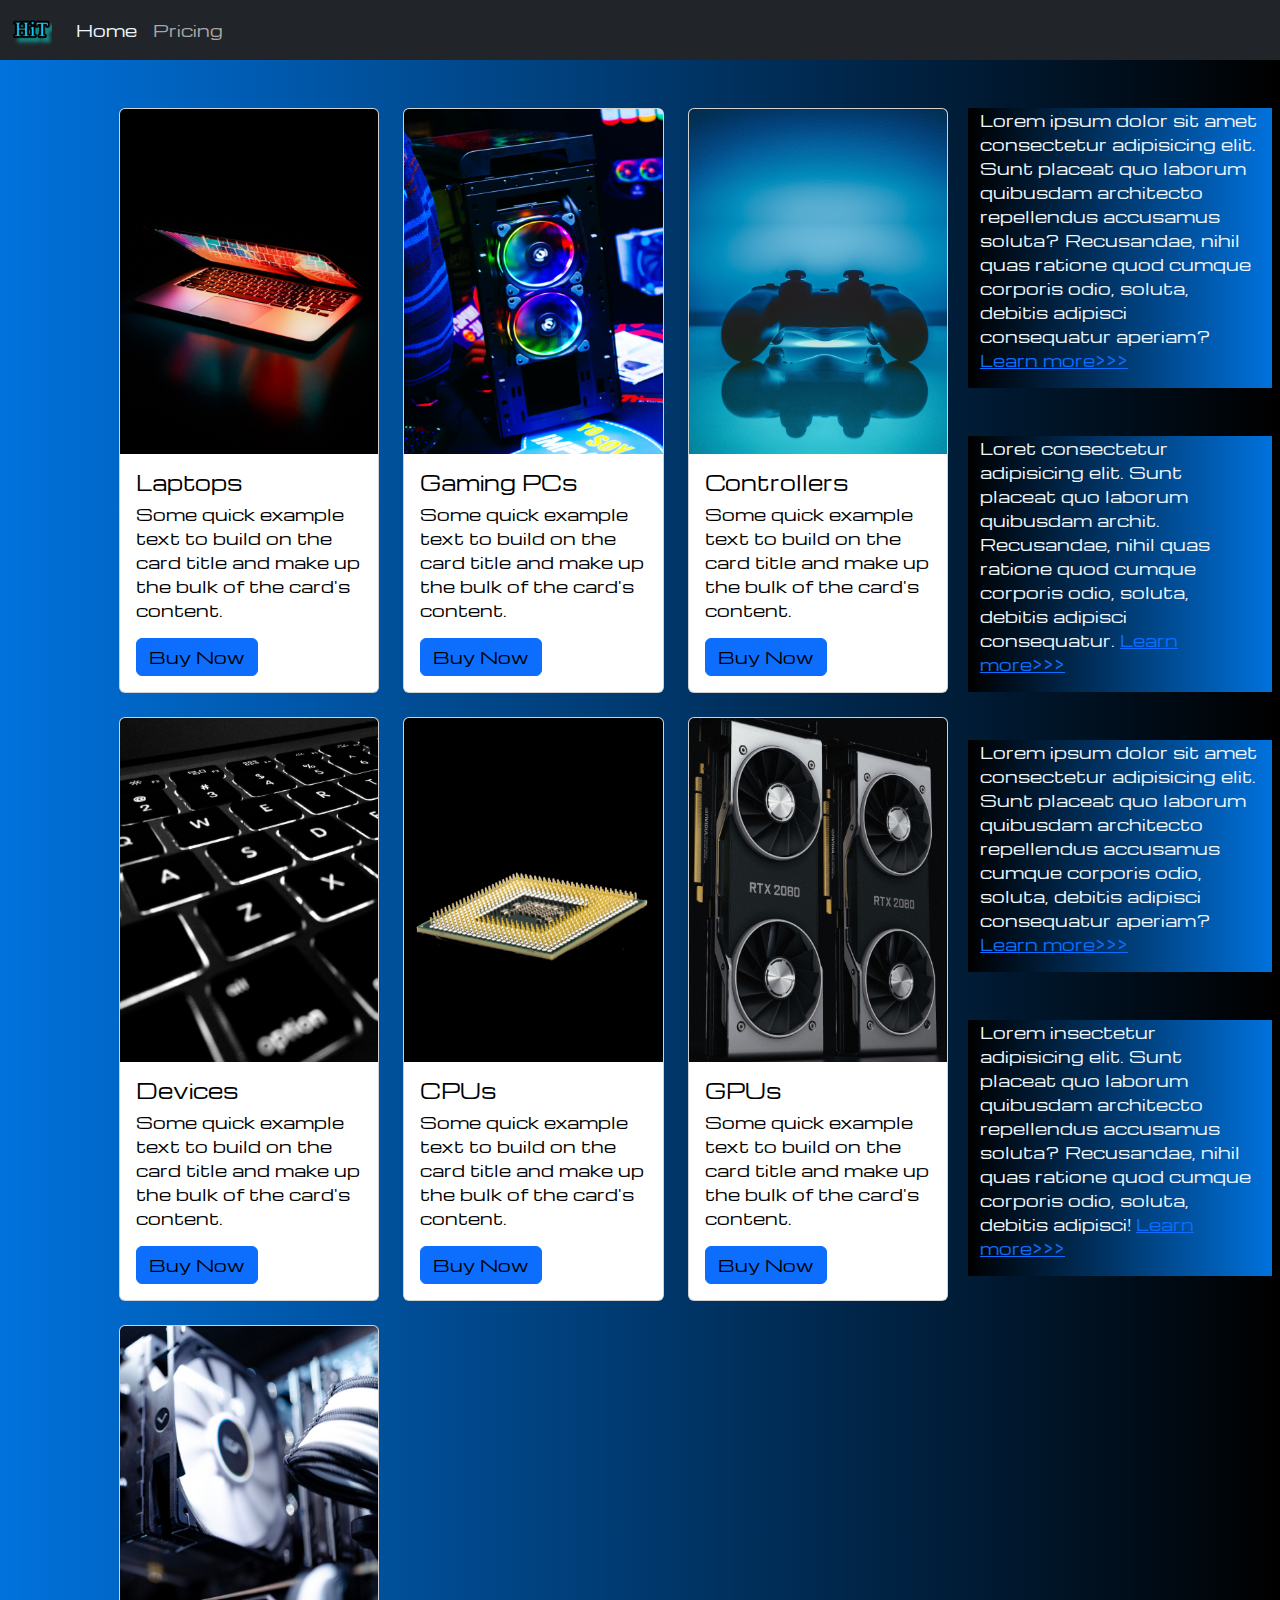
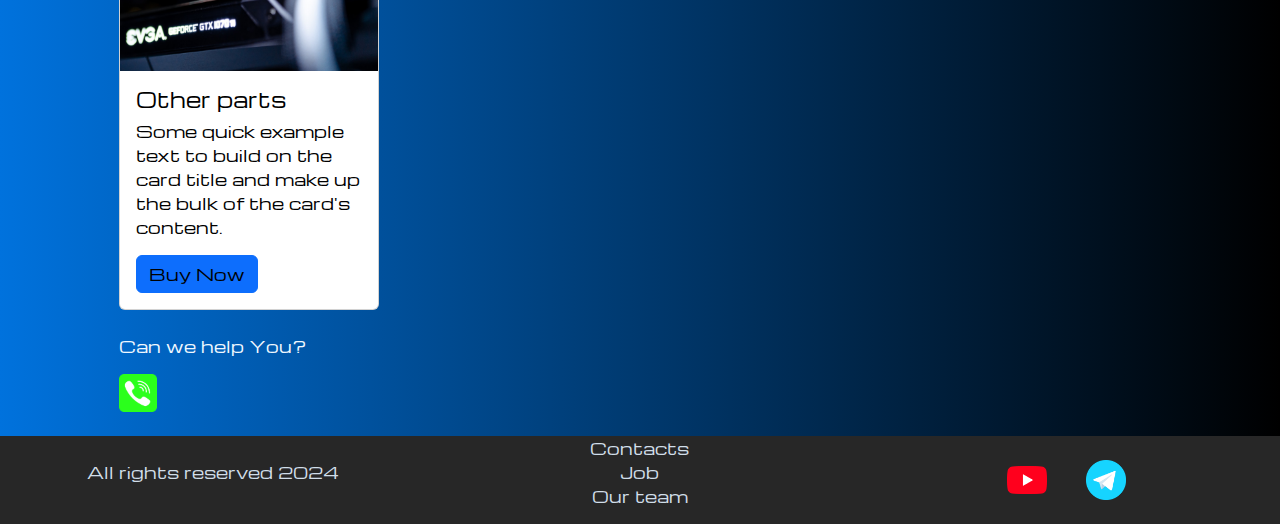
<file: pricing.html>
<!DOCTYPE html>
<html lang="en">

<head>
  <meta charset="UTF-8">
  <meta name="viewport" content="width=device-width, initial-scale=1.0">
  <link href="https://cdn.jsdelivr.net/npm/bootstrap@5.3.3/dist/css/bootstrap.min.css" rel="stylesheet"
    integrity="sha384-QWTKZyjpPEjISv5WaRU9OFeRpok6YctnYmDr5pNlyT2bRjXh0JMhjY6hW+ALEwIH" crossorigin="anonymous">
  <link rel="stylesheet" href="source/styles/customcss.css">
  <title>Document</title>
</head>

<body>
  <header>
    <nav class="navbar navbar-expand-lg bg-dark">
      <div class="container-fluid">
        <a class="navbar-brand" href="/"><img src="source/files/logo.png" alt="logo"></a>
        <button class="navbar-toggler" type="button" data-bs-toggle="collapse" data-bs-target="#navbarNav"
          aria-controls="navbarNav" aria-expanded="false" aria-label="Toggle navigation">
          <span class="navbar-toggler-icon"></span>
        </button>
        <div class="collapse navbar-collapse" id="navbarNav">
          <ul class="navbar-nav">
            <li class="nav-item">
              <a class="nav-link " aria-current="page" href="/">Home</a>
            </li>
            <li class="nav-item">
              <a class="nav-link active" href="pricing.html">Pricing</a>
            </li>
            <li class="nav-item">
            </li>
          </ul>
        </div>
      </div>
    </nav>
  </header>

  <section>
    <div class="container-fluid mt-4">
      <div class="row">
        <div class="col-lg-1">
        </div>

        <div class="col-lg-8 col-md-12">
          <div class="row">
            <div class="col-lg-4 col-md-6 mt-4">
              <div class="card">
                <a href="#"><img src="source/images/laptop.png" class="card-img-top" alt="laptop"></a>
                <div class="card-body">
                  <h5 class="card-title"><a href="#">Laptops</a></h5>
                  <p class="card-text"><a href="#">
                      Some quick example text to build on the card title and make up the bulk of the
                      card's
                      content.
                    </a></p>
                  <a href="#" class="btn btn-primary">Buy Now</a>
                </div>
              </div>
            </div>
            <div class="col-lg-4 col-md-6 mt-4">
              <div class="card">
                <img src="source/images/gaming pc.png" class="card-img-top" alt="gaming pc">
                <div class="card-body">
                  <h5 class="card-title">Gaming PCs</h5>
                  <p class="card-text">Some quick example text to build on the card title and make up the bulk of the
                    card's
                    content.</p>
                  <a href="#" class="btn btn-primary">Buy Now</a>
                </div>
              </div>
            </div>
            <div class="col-lg-4 col-md-6 mt-4">
              <div class="card">
                <img src="source/images/controller.png" class="card-img-top" alt="controller">
                <div class="card-body">
                  <h5 class="card-title">Controllers</h5>
                  <p class="card-text">Some quick example text to build on the card title and make up the bulk of the
                    card's
                    content.</p>
                  <a href="#" class="btn btn-primary">Buy Now</a>
                </div>
              </div>
            </div>
            <div class="col-lg-4 col-md-6 mt-4">
              <div class="card">
                <img src="source/images/acc.png" class="card-img-top" alt="devices">
                <div class="card-body">
                  <h5 class="card-title">Devices</h5>
                  <p class="card-text">Some quick example text to build on the card title and make up the bulk of the
                    card's
                    content.</p>
                  <a href="#" class="btn btn-primary">Buy Now</a>
                </div>
              </div>
            </div>
            <div class="col-lg-4 col-md-6 mt-4">
              <div class="card">
                <img src="source/images/cpu.png" class="card-img-top" alt="cpu">
                <div class="card-body">
                  <h5 class="card-title">CPUs</h5>
                  <p class="card-text">Some quick example text to build on the card title and make up the bulk of the
                    card's
                    content.</p>
                  <a href="#" class="btn btn-primary">Buy Now</a>
                </div>
              </div>
            </div>
            <div class="col-lg-4 col-md-6 mt-4">
              <div class="card">
                <img src="source/images/gpu.png" class="card-img-top" alt="gpu">
                <div class="card-body">
                  <h5 class="card-title">GPUs</h5>
                  <p class="card-text">Some quick example text to build on the card title and make up the bulk of the
                    card's
                    content.</p>
                  <a href="#" class="btn btn-primary">Buy Now</a>
                </div>
              </div>

            </div>
            <div class="col-lg-4 col-md-6 mt-4">
              <div class="card">
                <img src="source/images/other.png" class="card-img-top" alt="other">
                <div class="card-body">
                  <h5 class="card-title">Other parts</h5>
                  <p class="card-text">Some quick example text to build on the card title and make up the bulk of the
                    card's
                    content.</p>
                  <a href="#" class="btn btn-primary">Buy Now</a>
                </div>
              </div>
            </div>





          </div>
          <div class="col-lg-12 col-md-12 help mt-4">
            <p>Can we help You?</p>


          </div>
          <div class="col-lg-12 col-md-12 help">
            <img class="phone-anim" style="width: 38px;" src="source/files/phone.png" alt="phone">



          </div>
        

        </div>

        <div class="col-lg-3 col-md-12">
          <div class="row px-2">
            <div class="col-lg-12 sidebar my-4">
              <p>Lorem ipsum dolor sit amet consectetur adipisicing elit. Sunt placeat quo laborum quibusdam architecto
                repellendus accusamus soluta? Recusandae, nihil quas ratione quod cumque corporis odio, soluta, debitis
                adipisci consequatur aperiam? <a href="#">Learn more>>></a></p>
            </div>
            <div class="col-lg-12 sidebar my-4">
              <p>Loret consectetur adipisicing elit. Sunt placeat quo laborum quibusdam archit. Recusandae, nihil quas
                ratione quod cumque corporis odio, soluta, debitis
                adipisci consequatur. <a href="#">Learn more>>></a></p>
            </div>
            <div class="col-lg-12 sidebar my-4">
              <p>Lorem ipsum dolor sit amet consectetur adipisicing elit. Sunt placeat quo laborum quibusdam architecto
                repellendus accusamus cumque corporis odio, soluta, debitis
                adipisci consequatur aperiam? <a href="#">Learn more>>></a></p>
            </div>
            <div class="col-lg-12 sidebar my-4">
              <p>Lorem insectetur adipisicing elit. Sunt placeat quo laborum quibusdam architecto
                repellendus accusamus soluta? Recusandae, nihil quas ratione quod cumque corporis odio, soluta, debitis
                adipisci! <a href="#">Learn more>>></a></p>
            </div>
          </div>

        </div>
      </div>


      
    </div>



  </section>

  <footer class="mt-4">
    <div class="container-fluid">
      <div class="row">
        <div class="col-lg-4 col-md-12 footer-text text-center">
          <p>All rights reserved 2024</p>

        </div>
        <div class="col-lg-4 col-md-12 footer-text text-center">
          <p>Contacts<br>Job<br>Our team</p>

        </div>
        <div class="col-lg-4 col-md-12 media-links">
          <img style="width: 40px; margin-inline: 1.2em;" src="source/files/yt.png" alt="yt">
          <img style="width: 40px; margin-inline: 1.2em;" src="source/files/tg.png" alt="tg">

        </div>

      </div>
    </div>

  </footer>







  <script src="https://cdn.jsdelivr.net/npm/bootstrap@5.3.3/dist/js/bootstrap.bundle.min.js"
    integrity="sha384-YvpcrYf0tY3lHB60NNkmXc5s9fDVZLESaAA55NDzOxhy9GkcIdslK1eN7N6jIeHz"
    crossorigin="anonymous"></script>
</body>

</html>
</file>
<file: source/styles/customcss.css>
@import url('https://fonts.googleapis.com/css?family=Michroma&display=swap');


body {
    font-family: Michroma, serif;
    background: linear-gradient(90deg, #0072dd 0%, #000000 100%);
    
}



.nav-link {
    color: aliceblue;
}

.navbar-nav .nav-link.active {
    color: darkgray;
}

.navbar-brand img {
    width: 40px;
}

.navbar-toggler {
    background-color: aliceblue;
}

.navbar-toggler:hover {
    background-color: darkgray;
}

.sidebar {
    color: aliceblue;
    background: linear-gradient(270deg, #0072dd 0%, #000000 100%);
}

.card {
    color: black;
}

.card a {
    text-decoration: none;
    color: black;
}

.slide-text {
    margin: auto auto;
    color: aliceblue;
}



@media (max-width: 755px) {
    .carousel-indicators {
        display: none;
    }
}


.footer-text {
    margin: auto auto;
    color: rgb(209, 222, 233);
}


footer {
    background-color: rgb(39, 39, 39);
}

.media-links {
    display: flex;
    justify-content: center;
    align-items: center;
}

.help p {
    color: aliceblue;
}

.phone-anim {
    animation: call 2s ease 0s 3 normal forwards;
}

@keyframes call {
	0%,
	100% {
		transform: translateX(0);
	}

	10%,
	30%,
	50%,
	70% {
		transform: translateX(-10px);
	}

	20%,
	40%,
	60% {
		transform: translateX(10px);
	}

	80% {
		transform: translateX(8px);
	}

	90% {
		transform: translateX(-8px);
	}
}

.btn-outline-primary {
    color: aliceblue;
    border-color: aliceblue;
}
</file>
